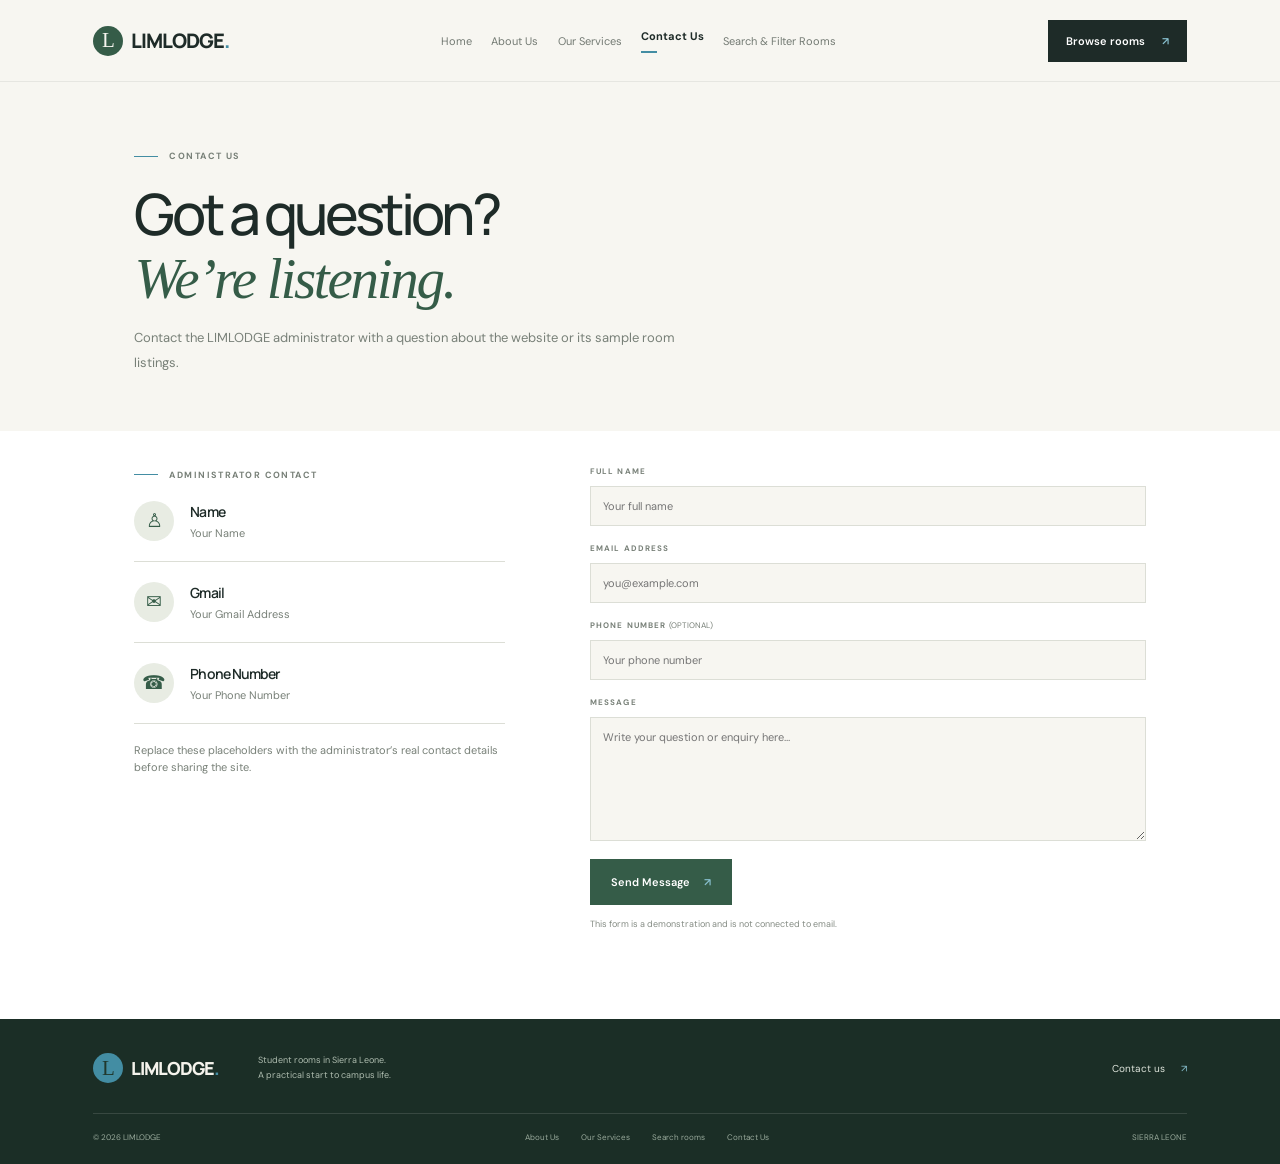
<file: contact.html>
<!doctype html>
<html lang="en">
<head><meta charset="utf-8"><meta name="viewport" content="width=device-width, initial-scale=1"><meta name="theme-color" content="#f7f6f1"><meta name="description" content="Contact LIMLODGE about the student room website."><title>Contact Us | LIMLODGE Student Rooms</title><link rel="preconnect" href="https://fonts.googleapis.com"><link rel="preconnect" href="https://fonts.gstatic.com" crossorigin><link href="https://fonts.googleapis.com/css2?family=DM+Sans:wght@400;500;600;700&family=Manrope:wght@400;500;600;700;800&display=swap" rel="stylesheet"><link rel="stylesheet" href="styles.css"></head>
<body data-page="contact">
<header class="site-header"><a class="brand" href="index.html" aria-label="LIMLODGE home"><span class="brand-mark">L</span> LIMLODGE<span class="brand-dot">.</span></a><button class="menu-toggle" aria-label="Open menu" aria-expanded="false"><span></span><span></span></button><nav class="main-nav" aria-label="Main navigation"><a class="nav-link" href="index.html">Home</a><a class="nav-link" href="about.html">About Us</a><a class="nav-link" href="services.html">Our Services</a><a class="nav-link" href="contact.html">Contact Us</a><a class="nav-link" href="rooms.html">Search &amp; Filter Rooms</a><a class="nav-mobile-cta" href="rooms.html">Browse rooms <span>↗</span></a></nav><a class="header-cta" href="rooms.html">Browse rooms <span>↗</span></a></header>
<main class="content-page"><section class="page-intro"><div class="eyebrow"><span class="eyebrow-line"></span> CONTACT US</div><h1>Got a question?<br><em>We’re listening.</em></h1><p>Contact the LIMLODGE administrator with a question about the website or its sample room listings.</p></section><section class="contact-page-layout"><div class="contact-details"><div class="eyebrow"><span class="eyebrow-line"></span> ADMINISTRATOR CONTACT</div><article><span class="contact-icon">♙</span><div><h2>Name</h2><p>Your Name</p></div></article><article><span class="contact-icon">✉</span><div><h2>Gmail</h2><p>Your Gmail Address</p></div></article><article><span class="contact-icon">☎</span><div><h2>Phone Number</h2><p>Your Phone Number</p></div></article><p class="contact-note">Replace these placeholders with the administrator’s real contact details before sharing the site.</p></div><form class="contact-form" id="contact-form"><label for="contact-name">FULL NAME</label><input id="contact-name" name="name" type="text" autocomplete="name" placeholder="Your full name" required><label for="contact-email">EMAIL ADDRESS</label><input id="contact-email" name="email" type="email" autocomplete="email" placeholder="you@example.com" required><label for="contact-phone">PHONE NUMBER <span>(OPTIONAL)</span></label><input id="contact-phone" name="phone" type="tel" autocomplete="tel" placeholder="Your phone number"><label for="contact-message">MESSAGE</label><textarea id="contact-message" name="message" rows="7" minlength="10" placeholder="Write your question or enquiry here…" required></textarea><button class="button button-dark" type="submit">Send Message <span>↗</span></button><p class="contact-note" id="contact-feedback" role="status" aria-live="polite">This form is a demonstration and is not connected to email.</p></form></section></main>
<footer><div class="footer-top"><a class="brand brand-footer" href="index.html"><span class="brand-mark">L</span> LIMLODGE<span class="brand-dot">.</span></a><p>Student rooms in Sierra Leone.<br>A practical start to campus life.</p><a class="footer-contact" href="contact.html">Contact us <span>↗</span></a></div><div class="footer-bottom"><span>© 2026 LIMLODGE</span><div><a href="about.html">About Us</a><a href="services.html">Our Services</a><a href="rooms.html">Search rooms</a><a href="contact.html">Contact Us</a></div><span>SIERRA LEONE</span></div></footer><div class="toast" id="toast" role="status" aria-live="polite"></div><script src="script.js"></script></body></html>
</file>
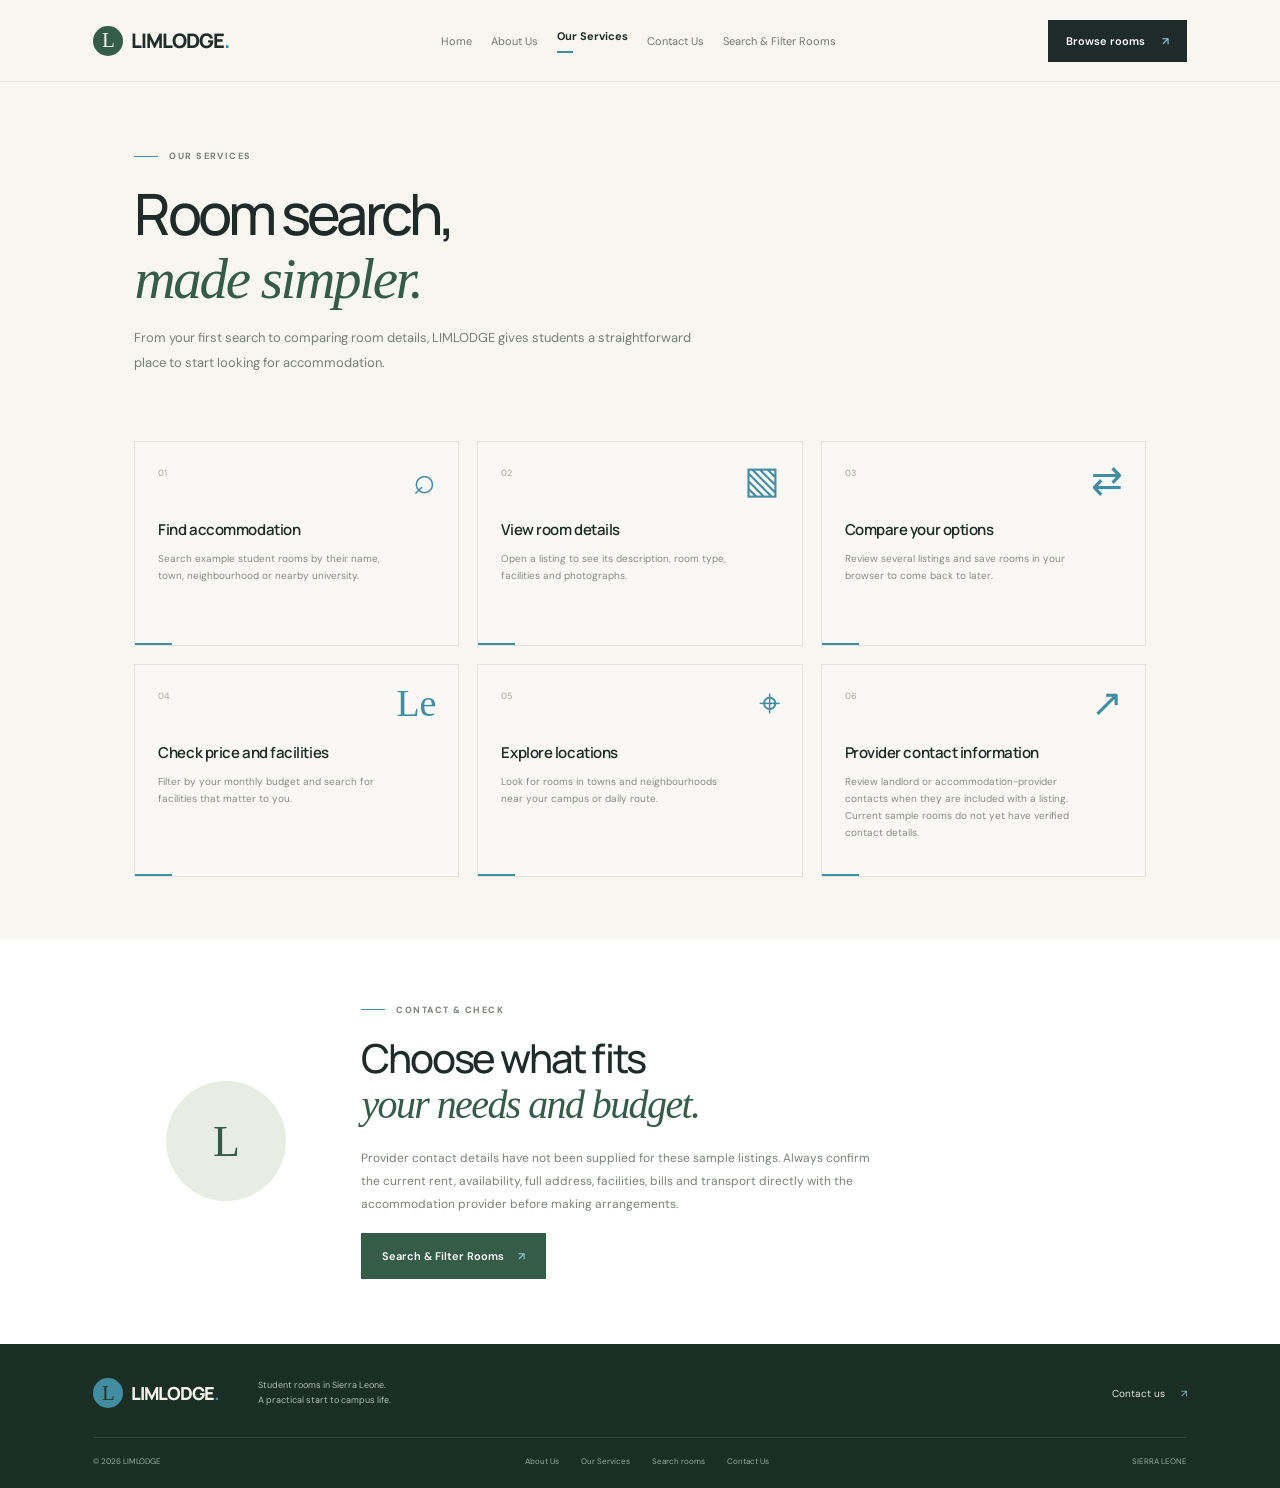
<file: services.html>
<!doctype html>
<html lang="en">
<head><meta charset="utf-8"><meta name="viewport" content="width=device-width, initial-scale=1"><meta name="theme-color" content="#f7f6f1"><meta name="description" content="See how LIMLODGE helps students search and compare example accommodation in Sierra Leone."><title>Our Services | LIMLODGE Student Rooms</title><link rel="preconnect" href="https://fonts.googleapis.com"><link rel="preconnect" href="https://fonts.gstatic.com" crossorigin><link href="https://fonts.googleapis.com/css2?family=DM+Sans:wght@400;500;600;700&family=Manrope:wght@400;500;600;700;800&display=swap" rel="stylesheet"><link rel="stylesheet" href="styles.css"></head>
<body data-page="services">
<header class="site-header"><a class="brand" href="index.html" aria-label="LIMLODGE home"><span class="brand-mark">L</span> LIMLODGE<span class="brand-dot">.</span></a><button class="menu-toggle" aria-label="Open menu" aria-expanded="false"><span></span><span></span></button><nav class="main-nav" aria-label="Main navigation"><a class="nav-link" href="index.html">Home</a><a class="nav-link" href="about.html">About Us</a><a class="nav-link" href="services.html">Our Services</a><a class="nav-link" href="contact.html">Contact Us</a><a class="nav-link" href="rooms.html">Search &amp; Filter Rooms</a><a class="nav-mobile-cta" href="rooms.html">Browse rooms <span>↗</span></a></nav><a class="header-cta" href="rooms.html">Browse rooms <span>↗</span></a></header>
<main class="content-page"><section class="page-intro"><div class="eyebrow"><span class="eyebrow-line"></span> OUR SERVICES</div><h1>Room search,<br><em>made simpler.</em></h1><p>From your first search to comparing room details, LIMLODGE gives students a straightforward place to start looking for accommodation.</p></section><section class="services-grid"><article class="step-card"><span class="step-num">01</span><span class="step-illustration">⌕</span><h3>Find accommodation</h3><p>Search example student rooms by their name, town, neighbourhood or nearby university.</p><span class="step-line"></span></article><article class="step-card"><span class="step-num">02</span><span class="step-illustration">▧</span><h3>View room details</h3><p>Open a listing to see its description, room type, facilities and photographs.</p><span class="step-line"></span></article><article class="step-card"><span class="step-num">03</span><span class="step-illustration">⇄</span><h3>Compare your options</h3><p>Review several listings and save rooms in your browser to come back to later.</p><span class="step-line"></span></article><article class="step-card"><span class="step-num">04</span><span class="step-illustration">Le</span><h3>Check price and facilities</h3><p>Filter by your monthly budget and search for facilities that matter to you.</p><span class="step-line"></span></article><article class="step-card"><span class="step-num">05</span><span class="step-illustration">⌖</span><h3>Explore locations</h3><p>Look for rooms in towns and neighbourhoods near your campus or daily route.</p><span class="step-line"></span></article><article class="step-card"><span class="step-num">06</span><span class="step-illustration">↗</span><h3>Provider contact information</h3><p>Review landlord or accommodation-provider contacts when they are included with a listing. Current sample rooms do not yet have verified contact details.</p><span class="step-line"></span></article></section><section class="service-detail"><div class="service-detail-mark">L</div><div><div class="eyebrow"><span class="eyebrow-line"></span> CONTACT &amp; CHECK</div><h2>Choose what fits<br><em>your needs and budget.</em></h2><p>Provider contact details have not been supplied for these sample listings. Always confirm the current rent, availability, full address, facilities, bills and transport directly with the accommodation provider before making arrangements.</p><a class="button button-dark" href="rooms.html">Search &amp; Filter Rooms <span>↗</span></a></div></section></main>
<footer><div class="footer-top"><a class="brand brand-footer" href="index.html"><span class="brand-mark">L</span> LIMLODGE<span class="brand-dot">.</span></a><p>Student rooms in Sierra Leone.<br>A practical start to campus life.</p><a class="footer-contact" href="contact.html">Contact us <span>↗</span></a></div><div class="footer-bottom"><span>© 2026 LIMLODGE</span><div><a href="about.html">About Us</a><a href="services.html">Our Services</a><a href="rooms.html">Search rooms</a><a href="contact.html">Contact Us</a></div><span>SIERRA LEONE</span></div></footer><div class="toast" id="toast" role="status" aria-live="polite"></div><script src="script.js"></script></body></html>
</file>
<file: styles.css>
:root{--paper:#f7f6f1;--ink:#1e2b28;--muted:#727a73;--line:#dcded6;--green:#355c48;--soft:#e8ece3;--blue:#438da3;--serif:Georgia,'Times New Roman',serif;--sans:'DM Sans',sans-serif;--head:'Manrope','DM Sans',sans-serif}*{box-sizing:border-box}html{scroll-behavior:smooth}body{margin:0;background:var(--paper);color:var(--ink);font-family:var(--sans);font-size:14px}a{color:inherit;text-decoration:none}button,input,select{font:inherit}.site-header{height:82px;display:flex;align-items:center;justify-content:space-between;padding:0 7.3%;border-bottom:1px solid #1e2b2814;position:relative;z-index:5;background:var(--paper)}.brand{display:inline-flex;align-items:center;font-family:var(--head);font-weight:800;font-size:20px;letter-spacing:-1px}.brand-mark{display:inline-grid;place-items:center;width:30px;height:30px;margin-right:8px;border-radius:50%;background:var(--green);color:#f6f5ef;font-family:var(--serif);font-size:21px;font-weight:400;letter-spacing:0}.brand-dot{color:var(--blue)}.main-nav{display:flex;gap:36px;align-items:center}.nav-link{font-size:12px;color:#737a73}.nav-link:hover,.nav-link.active{color:var(--ink)}.nav-link.active:after{content:'';display:block;margin-top:8px;background:var(--blue);height:2px;width:16px}.header-cta,.nav-mobile-cta{background:var(--ink);color:white;padding:14px 18px;font-size:11px;font-weight:600}.header-cta span,.button span{margin-left:14px;color:#88c0cf}.nav-mobile-cta,.menu-toggle{display:none}.hero{position:relative;min-height:575px;display:grid;grid-template-columns:49% 51%;padding:70px 7.3% 92px;overflow:hidden}.hero-copy{padding-top:33px}.eyebrow{display:flex;align-items:center;gap:11px;font-size:9px;font-weight:700;letter-spacing:.16em;color:#788078}.eyebrow-line{width:24px;height:1px;background:var(--blue)}h1,h2{font-family:var(--head);font-size:57px;letter-spacing:-.065em;line-height:1.1;font-weight:500;margin:26px 0 20px}h1 em,h2 em,blockquote em{font-family:var(--serif);font-weight:400;letter-spacing:-.04em;color:var(--green)}.hero-copy>p{color:#788078;font-size:14px;line-height:1.9;max-width:410px}.hero-actions{display:flex;align-items:center;gap:25px;margin-top:32px}.button{display:inline-flex;align-items:center;justify-content:center;padding:16px 21px;font-size:11px;font-weight:600;border:0;cursor:pointer;transition:transform .2s}.button:hover{transform:translateY(-2px)}.button-dark{background:var(--green);color:white}.trusted{display:flex;align-items:center;gap:10px;color:#81867f;font-size:10px}.trusted b{color:var(--ink)}.hero-local{display:grid;place-items:center;width:28px;height:28px;border:1px solid #438da366;border-radius:50%;font-size:9px;font-weight:700;color:var(--green)}.hero-art{position:relative;margin-left:29px}.hero-image{position:absolute;inset:0 0 22px 23px;overflow:hidden}.hero-image:after{position:absolute;content:'';inset:0;background:linear-gradient(0deg,#0f1f1933,transparent 35%)}.hero-image img{width:100%;height:100%;object-fit:cover;object-position:center 54%;filter:saturate(.78)}.image-label{position:absolute;z-index:1;bottom:43px;left:46px;right:20px;color:white;font-size:8px;letter-spacing:.13em;font-weight:600;display:flex;align-items:center;gap:8px}.label-dot{width:5px;height:5px;border-radius:50%;background:#88c0cf}.label-number{margin-left:auto;opacity:.8}.floating-note{position:absolute;z-index:2;right:-22px;top:42px;display:flex;align-items:center;gap:13px;background:#f6f5ef;padding:15px 20px;box-shadow:0 8px 25px #253d3222;font-size:10px;line-height:1.8;color:#727971}.floating-note b{color:var(--ink);font-weight:600}.note-icon{font-size:23px;color:var(--blue)}.hero-scribble{position:absolute;bottom:25px;left:-12px;color:#8ab9c6;font-family:var(--serif);font-size:80px;transform:rotate(-25deg)}.hero-bottom{position:absolute;bottom:27px;left:7.3%;right:7.3%;display:flex;align-items:center;gap:14px;color:#92978f;font-size:8px;letter-spacing:.12em}.scroll-line{width:48px;height:1px;background:#cdd0c8}.hero-coordinates{margin-left:auto}.search-section{padding:0 10.5% 76px;margin-top:-9px;position:relative;z-index:2}.search-bar{min-height:92px;background:white;display:flex;align-items:center;padding:15px 14px 15px 23px;box-shadow:0 16px 40px #33483a0b}.search-field{display:flex;align-items:center;gap:12px;flex:1;min-width:0}.field-icon{color:var(--green);font-size:20px;width:22px;text-align:center}.field-text{display:flex;flex-direction:column;gap:7px;min-width:0}.field-caption{font-size:8px;letter-spacing:.14em;font-weight:700;color:#889088}.field-text input,.field-text select{border:0;outline:0;color:var(--ink);background:transparent;font-size:11px;width:100%;min-width:100px}.field-text input::placeholder{color:#8a9089}.field-text select{appearance:none}.field-chevron{font-size:15px;color:#9aa097;padding:0 12px}.search-divider{width:1px;height:39px;background:#e8e9e4;margin:0 18px}.search-submit{height:58px;background:var(--green);color:white;border:0;padding:0 18px;display:flex;align-items:center;gap:20px;font-size:10px;cursor:pointer}.search-submit b{color:#88c0cf;font-size:17px;font-weight:400}.search-helper{display:flex;justify-content:space-between;padding:14px 4px 0;color:#92978f;font-size:9px}.search-helper a{color:var(--green);font-weight:600}.tiny-spark{color:var(--blue);margin-right:5px}.homes-section{padding:61px 10.5% 91px;background:#fff}.section-heading{display:flex;justify-content:space-between;align-items:end;margin-bottom:39px}.section-heading h2,.how-heading h2{font-size:46px;margin:19px 0 0}.section-heading>p{max-width:320px;color:#7e857e;line-height:1.8;font-size:12px;padding-bottom:5px}.listing-toolbar{display:flex;align-items:center;justify-content:space-between;border-bottom:1px solid #e7e9e3;margin-bottom:25px}.listing-tabs{display:flex;gap:29px}.filter-button{border:0;background:none;color:#8a9089;font-size:10px;padding:0 0 15px;cursor:pointer}.filter-button.selected{color:var(--ink);font-weight:700;border-bottom:2px solid var(--blue)}.filter-button span{font-size:8px;color:#9da39a;margin-left:5px}.sort-button{padding:0 0 15px;border:0;background:none;font-size:9px;color:#8a9089;cursor:pointer}.sort-button span{color:var(--ink);margin-left:8px}.listing-grid{display:grid;grid-template-columns:repeat(3,1fr);gap:35px 19px}.listing-card{cursor:pointer;min-width:0}.listing-photo{height:213px;position:relative;overflow:hidden;background:#e9e9e2}.listing-photo img{width:100%;height:100%;display:block;object-fit:cover;transition:transform .5s;filter:saturate(.83)}.listing-card:hover .listing-photo img{transform:scale(1.04)}.listing-tag{position:absolute;left:12px;top:12px;background:var(--paper);padding:7px 9px;font-size:8px;color:#56695a;letter-spacing:.05em}.save-button{position:absolute;right:11px;top:10px;border:0;width:29px;height:29px;border-radius:50%;background:#f7f6f1e8;color:#516254;font-size:16px;cursor:pointer}.save-button.saved{color:#438da3}.listing-info{padding:14px 1px 0}.listing-topline{display:flex;align-items:center;justify-content:space-between;gap:8px}.listing-name{font-family:var(--head);font-size:14px;letter-spacing:-.03em;font-weight:600}.listing-rating{font-size:8px;color:#60746a;white-space:nowrap}.listing-location{font-size:9px;color:#939990;margin-top:6px}.listing-meta{display:flex;gap:15px;margin-top:13px;color:#828a81;font-size:9px}.listing-meta span:before{margin-right:5px;color:var(--green)}.listing-meta span:first-child:before{content:'⌂'}.listing-meta span:nth-child(2):before{content:'◷'}.listing-price{margin-top:14px;padding-top:11px;border-top:1px solid #eceee8;font-size:9px;color:#868d85}.listing-price b{color:var(--ink);font-family:var(--head);font-size:14px;letter-spacing:-.02em}.listing-price span{float:right;color:#90978e}.empty-state{grid-column:1/-1;padding:50px;text-align:center;color:#747d75;background:var(--paper);line-height:2}.load-more-wrap{text-align:center;padding-top:48px}.button-outline{border:1px solid #bac2b8;background:white;color:var(--ink);padding:15px 20px}.button-outline span{color:var(--green)}.load-more-wrap p{margin-top:15px;color:#9a9f98;font-size:9px}.load-more-wrap p b{color:#47564a}.quote-band{position:relative;display:grid;grid-template-columns:1fr 130px;background:var(--green);color:#f4f3ed;padding:74px 13% 70px;overflow:hidden}.quote-content{max-width:720px;position:relative;z-index:1}.eyebrow-light{color:#d1d9d0}.eyebrow-light .eyebrow-line{background:#88c0cf}blockquote{font-family:var(--head);font-size:34px;line-height:1.42;letter-spacing:-.045em;font-weight:400;margin:25px 0 27px;max-width:720px}blockquote em{color:#add4dc}.quote-byline{display:flex;align-items:center;gap:12px;font-size:9px;color:#c7d1c7;line-height:1.7}.quote-byline b{color:white}.quote-avatar{width:32px;height:32px;border-radius:50%;background:#8ab9c6;color:#244332;display:grid;place-items:center;font-family:var(--serif);font-size:16px}.quote-side{align-self:end;justify-self:end;color:#bccabb;font-size:8px;letter-spacing:.16em;line-height:1.8;text-align:right}.side-number{display:block;margin-top:33px;opacity:.7}.quote-pattern{position:absolute;right:11%;top:3px;font-size:140px;color:#ffffff0b;line-height:1}.how-section{padding:85px 10.5% 82px}.how-heading{display:flex;align-items:end;justify-content:space-between;margin-bottom:39px}.how-heading>p{max-width:320px;color:#7f877f;font-size:12px;line-height:1.8}.steps{display:grid;grid-template-columns:repeat(3,1fr);gap:18px}.step-card{position:relative;min-height:194px;padding:20px 23px 25px;border:1px solid #e1e4dc;background:#f9f8f4}.step-num{font-size:9px;color:#a0a59b}.step-illustration{position:absolute;right:22px;top:16px;font-family:var(--serif);font-size:38px;color:var(--blue)}.step-card h3{font-family:var(--head);font-size:15px;font-weight:600;letter-spacing:-.03em;margin:39px 0 8px}.step-card p{font-size:10px;color:#848c83;line-height:1.7;max-width:230px}.step-line{position:absolute;bottom:0;left:0;width:37px;height:2px;background:var(--blue)}.how-note{text-align:center;color:#768076;font-size:10px;margin-top:29px}.how-note span{color:var(--blue);margin-right:6px}.newsletter{background:#253c32;color:#f6f4ed;padding:58px 10.5%;display:flex;align-items:center;justify-content:space-between;gap:45px}.newsletter h2{font-size:36px;line-height:1.2;margin:19px 0 13px}.newsletter h2 em{color:#add4dc}.newsletter p{font-size:10px;color:#c1cdc2}.newsletter-form{width:330px}.newsletter-form label{font-size:8px;letter-spacing:.16em;color:#c4cec5}.email-row{display:flex;border-bottom:1px solid #8a9a8c;margin-top:12px}.email-row input{flex:1;min-width:0;background:none;border:0;padding:12px 0;color:white;outline:0;font-size:11px}.email-row input::placeholder{color:#b0bcb1}.email-row button{width:38px;border:0;background:none;color:#88c0cf;font-size:18px;cursor:pointer}.newsletter-form>span{display:block;color:#a5b2a7;font-size:8px;margin-top:12px}footer{padding:34px 7.3% 22px;background:#1b2e26;color:#dfe5dc}.footer-top{display:flex;align-items:center;padding-bottom:29px;border-bottom:1px solid #ffffff20}.brand-footer{font-size:18px;color:#f5f3ec}.brand-footer .brand-mark{background:#438da3;color:#20382d}.footer-top p{font-size:9px;line-height:1.7;color:#aebcaf;margin:0 0 0 39px}.footer-contact{margin-left:auto;font-size:10px}.footer-contact span{color:#88c0cf;margin-left:13px}.footer-bottom{display:flex;justify-content:space-between;align-items:center;padding-top:18px;color:#99aa9c;font-size:8px}.footer-bottom div{display:flex;gap:22px}.footer-bottom a:hover{color:#fff}.home-dialog{position:fixed;width:min(780px,calc(100% - 32px));border:0;padding:0;background:var(--paper);color:var(--ink);box-shadow:0 25px 90px #14271c55}.home-dialog::backdrop{background:#1a2d24aa;backdrop-filter:blur(2px)}.dialog-close{position:absolute;z-index:1;right:13px;top:12px;border:0;background:#fff;border-radius:50%;width:34px;height:34px;font-size:22px;cursor:pointer}.dialog-layout{display:grid;grid-template-columns:1fr 1fr}.dialog-image{width:100%;height:100%;min-height:390px;object-fit:cover}.dialog-details{padding:38px 29px}.dialog-details .listing-name{font-size:22px;margin:14px 0}.dialog-details p{font-size:12px;line-height:1.8;color:#798177}.dialog-details ul{padding-left:17px;color:#69756b;font-size:11px;line-height:2}.dialog-details .sample-note{padding:10px;background:#e8ece3;font-size:10px}.dialog-contact{margin-top:8px;background:var(--green);color:white;padding:14px 17px;font-size:10px;border:0;cursor:pointer}.toast{position:fixed;bottom:20px;left:50%;transform:translate(-50%,25px);padding:12px 18px;background:var(--ink);color:white;font-size:10px;opacity:0;pointer-events:none;transition:.25s;z-index:20}.toast.show{opacity:1;transform:translate(-50%,0)}
@media(max-width:1000px){.site-header{padding:0 5%}.hero{padding-left:5%;padding-right:5%;grid-template-columns:48% 52%}.hero-bottom{left:5%;right:5%}.hero-art{margin-left:18px}.search-section,.homes-section,.how-section{padding-left:6%;padding-right:6%}.listing-photo{height:180px}.quote-band{padding-left:9%;padding-right:9%}.newsletter{padding-left:7%;padding-right:7%}}
@media(max-width:720px){.site-header{height:68px;padding:0 5%}.brand{font-size:18px}.brand-mark{width:27px;height:27px}.header-cta{display:none}.menu-toggle{display:flex;flex-direction:column;gap:5px;border:0;background:none;padding:10px}.menu-toggle span{width:21px;height:1px;background:var(--ink)}.main-nav{display:none;position:absolute;top:68px;left:0;right:0;background:var(--paper);padding:15px 6% 24px;box-shadow:0 12px 20px #22372b14;align-items:stretch;gap:0}.main-nav.open{display:flex;flex-direction:column}.nav-link{padding:13px 0;border-bottom:1px solid #e4e6de}.nav-link.active:after{display:none}.nav-mobile-cta{display:block;margin-top:17px}.hero{display:block;padding:44px 6% 69px;min-height:unset}.hero-copy{padding-top:0}.hero h1{font-size:45px;margin-top:21px}.hero-copy>p{font-size:12px;max-width:370px}.hero-actions{margin-top:24px;gap:15px}.trusted{font-size:8px}.hero-art{height:300px;margin:34px 0 0 10px}.hero-image{inset:0 0 13px 0}.image-label{left:18px;bottom:28px}.floating-note{top:18px;right:-9px;padding:11px 13px;font-size:9px}.hero-scribble{bottom:8px;left:-22px;font-size:60px}.hero-bottom{bottom:20px;left:6%;right:6%;font-size:7px}.hero-coordinates{display:none}.search-section{padding:0 6% 49px;margin-top:0}.search-bar{display:grid;grid-template-columns:1fr 1fr;gap:14px;padding:17px}.search-divider{display:none}.search-field{gap:7px}.field-chevron{padding:0 3px}.search-submit{grid-column:1/-1;height:46px;justify-content:space-between;padding:0 15px}.search-helper{font-size:8px;gap:16px;line-height:1.6}.search-helper>span:last-child{text-align:right}.homes-section{padding:49px 6% 62px}.section-heading{display:block;margin-bottom:26px}.section-heading h2,.how-heading h2{font-size:37px}.section-heading>p{font-size:11px;margin-top:17px}.listing-toolbar{align-items:end;overflow:auto}.listing-tabs{gap:20px;white-space:nowrap}.sort-button{white-space:nowrap;margin-left:16px}.listing-grid{grid-template-columns:repeat(2,minmax(0,1fr));gap:26px 13px}.listing-photo{height:150px}.listing-name{font-size:12px}.listing-meta{gap:9px;font-size:8px}.listing-price b{font-size:12px}.listing-price span{font-size:8px}.quote-band{display:block;padding:54px 7%}.quote-content{max-width:100%}blockquote{font-size:26px}.quote-side{display:flex;justify-content:space-between;align-items:end;margin-top:25px}.side-number{margin:0}.quote-pattern{right:5%;font-size:100px}.how-section{padding:58px 6%}.how-heading{display:block}.how-heading>p{margin-top:16px}.steps{grid-template-columns:1fr;gap:10px}.step-card{min-height:148px}.step-card h3{margin-top:23px}.step-card p{max-width:280px}.newsletter{display:block;padding:48px 7%}.newsletter h2{font-size:30px}.newsletter-form{width:100%;margin-top:28px}.footer-top{align-items:flex-start;flex-wrap:wrap;gap:18px}.footer-top p{margin-left:auto}.footer-contact{width:100%;margin:0}.footer-bottom{gap:14px;align-items:flex-start;flex-wrap:wrap}.footer-bottom div{order:3;width:100%;padding-top:4px}.dialog-layout{grid-template-columns:1fr}.dialog-image{height:210px;min-height:0}.dialog-details{padding:25px}.dialog-details ul{margin-bottom:12px}}
@media(max-width:410px){.hero h1{font-size:40px}.trusted{gap:7px}.search-helper{font-size:7px}.listing-grid{grid-template-columns:1fr}.listing-photo{height:210px}.listing-meta{font-size:9px}.listing-name{font-size:14px}}
/* Page sections added to match the assignment navigation. */
.main-nav{gap:clamp(12px,1.5vw,22px)}
.nav-link{white-space:nowrap;font-size:11px}
.search-eyebrow{margin:0 0 14px 4px}
.contact-section{display:grid;grid-template-columns:1fr 1fr;gap:70px;padding:78px 10.5%;background:#fff}
.contact-copy h2{font-size:42px;margin:20px 0 15px}
.contact-copy>p{max-width:350px;color:#7e857e;line-height:1.8;font-size:12px}
.contact-form{display:grid;gap:10px;align-content:start}
.contact-form label{font-size:8px;letter-spacing:.14em;font-weight:700;color:#788078;margin-top:7px}
.contact-form input,.contact-form textarea{width:100%;border:1px solid var(--line);background:var(--paper);padding:12px;color:var(--ink);font:inherit;font-size:11px;outline-color:var(--blue)}
.contact-form textarea{resize:vertical;min-height:105px}
.contact-form .button{justify-self:start;margin-top:8px}
.contact-note{font-size:9px;color:#858c84;line-height:1.6;margin:2px 0 0}
@media(max-width:1000px){.contact-section{padding-left:6%;padding-right:6%;gap:38px}.main-nav{gap:12px}.nav-link{font-size:10px}}
@media(max-width:720px){.contact-section{grid-template-columns:1fr;gap:24px;padding:55px 7%}.contact-copy h2{font-size:37px}.main-nav{gap:0}.nav-link{font-size:12px}}

/* Shared page layouts for the five LIMLODGE pages. */
.nav-link.active{color:var(--ink);font-weight:700}
.page-intro{padding:68px 10.5% 42px}
.page-intro h1{margin:20px 0 16px}
.page-intro>p{max-width:560px;color:#788078;font-size:13px;line-height:1.9}
.featured-section{padding-top:62px}
.featured-section .listing-grid{grid-template-columns:repeat(3,minmax(0,1fr))}
.content-page{min-height:55vh}
.about-feature{display:grid;grid-template-columns:1fr 1fr;align-items:center;gap:65px;padding:28px 10.5% 82px;background:white}
.about-feature>img{width:100%;height:390px;object-fit:cover;filter:saturate(.82)}
.about-feature h2,.service-detail h2{font-family:var(--head);font-size:40px;letter-spacing:-.055em;line-height:1.12;font-weight:500;margin:20px 0}
.about-feature p,.service-detail p{color:#788078;font-size:12px;line-height:1.9;max-width:510px;margin-bottom:17px}
.about-feature .button{margin-top:10px}
.about-quote{margin-top:0}
.service-page-section{padding:15px 10.5% 70px}
.service-page-section .steps{gap:20px}
.service-page-section .step-card{min-height:215px}
.service-detail{display:grid;grid-template-columns:150px 1fr;align-items:center;gap:45px;padding:65px 13%;background:#fff}
.service-detail-mark{display:grid;place-items:center;width:120px;height:120px;border-radius:50%;background:var(--soft);color:var(--green);font:44px var(--serif)}
.contact-page-layout{display:grid;grid-template-columns:.8fr 1.2fr;gap:85px;padding:28px 10.5% 88px;background:white}
.contact-details{padding-top:10px}
.contact-details article{display:flex;gap:16px;align-items:center;padding:20px 0;border-bottom:1px solid var(--line)}
.contact-icon{display:grid;place-items:center;width:40px;height:40px;border-radius:50%;background:var(--soft);color:var(--green);font-size:19px}
.contact-details h2{font:600 14px var(--head);margin:0 0 5px}
.contact-details p{color:#788078;font-size:11px;margin:0}
.contact-details a{text-decoration:underline;text-underline-offset:3px}
.contact-details>.contact-note{margin-top:18px}
.rooms-page .page-intro{padding-bottom:28px}
.room-search-wrap{padding:20px 10.5% 48px}
.room-search-form{display:grid;grid-template-columns:repeat(5,minmax(0,1fr)) auto;align-items:end;gap:12px;background:white;padding:20px;box-shadow:0 16px 40px #33483a0b}
.room-search-form label{display:flex;flex-direction:column;gap:8px;min-width:0}
.room-search-form label span{font-size:8px;letter-spacing:.12em;font-weight:700;color:#788078}
.room-search-form input,.room-search-form select{width:100%;min-width:0;height:43px;padding:0 10px;border:1px solid #e4e6df;background:#fbfaf7;color:var(--ink);font-size:11px;outline-color:var(--blue)}
.room-search-form .search-submit{height:43px;white-space:nowrap;padding:0 13px;gap:10px}
.room-search-wrap .search-helper{padding:13px 2px 0}
.room-results{padding-top:56px}
.home-search{max-width:500px;margin-top:22px;padding:15px;background:#fff;box-shadow:0 12px 30px #33483a0b}
.home-search>label{display:block;margin-bottom:8px;font-size:8px;letter-spacing:.13em;font-weight:700;color:#788078}
.home-search-row{display:flex;gap:8px}
.home-search-row input{flex:1;min-width:0;height:44px;padding:0 11px;border:1px solid #e4e6df;background:#fbfaf7;color:var(--ink);font-size:11px;outline-color:var(--blue)}
.home-search-row .button{padding:12px 13px;white-space:nowrap}
.about-details{display:grid;grid-template-columns:1fr 1fr;gap:22px;padding:12px 10.5% 70px}
.about-detail-card{padding:30px;background:#fff;border:1px solid #e5e7e0}
.about-detail-card h2,.about-types h2{font-family:var(--head);font-size:33px;letter-spacing:-.05em;line-height:1.15;font-weight:500;margin:18px 0}
.about-detail-card p,.about-types>div:first-child p{font-size:12px;color:#788078;line-height:1.9}
.about-detail-card b{color:var(--ink)}
.about-types{display:grid;grid-template-columns:1fr 1fr;align-items:center;gap:65px;padding:20px 10.5% 82px;background:#fff}
.about-types .button{margin-top:10px}
.about-benefits{display:grid;gap:12px}
.about-benefits article{display:grid;grid-template-columns:37px 1fr;gap:4px 12px;padding:19px;border:1px solid #e1e4dc;background:#faf9f5}
.about-benefits article>span{grid-row:span 2;color:var(--blue);font-size:10px}
.about-benefits b{font:600 13px var(--head)}
.about-benefits p{margin:0;color:#828a81;font-size:10px;line-height:1.6}
.services-grid{display:grid;grid-template-columns:repeat(3,minmax(0,1fr));gap:18px;padding:10px 10.5% 62px}
.services-grid .step-card{min-height:205px}
.room-facilities{display:flex;flex-direction:column;gap:5px;margin-top:11px;font-size:9px;color:#778177;line-height:1.55}
.room-facilities b{font:700 8px var(--sans);letter-spacing:.08em;text-transform:uppercase;color:#6d786e}
.provider-note{margin:9px 0 0;font-size:8px;line-height:1.5;color:#828a81}
.view-details{margin-top:12px;padding:10px 12px;font-size:9px}
.contact-form input[type=tel]{width:100%}
.contact-form label span{font-weight:400;letter-spacing:0}
@media(max-width:1200px){.room-search-form{grid-template-columns:repeat(2,minmax(0,1fr))}.room-search-form .search-submit{grid-column:1/-1}}
@media(max-width:1050px){.room-search-form{grid-template-columns:repeat(2,minmax(0,1fr))}.room-search-form .search-submit{grid-column:1/-1}.about-feature{gap:38px}.contact-page-layout{gap:45px}.main-nav{gap:12px}.nav-link{font-size:10px}}
@media(max-width:900px){.site-header{padding:0 5%}.header-cta{display:none}.menu-toggle{display:flex;flex-direction:column;gap:5px;border:0;background:none;padding:10px}.menu-toggle span{width:21px;height:1px;background:var(--ink)}.main-nav{display:none;position:absolute;top:82px;left:0;right:0;background:var(--paper);padding:15px 6% 24px;box-shadow:0 12px 20px #22372b14;align-items:stretch;gap:0}.main-nav.open{display:flex;flex-direction:column}.nav-link{font-size:12px;padding:13px 0;border-bottom:1px solid #e4e6de}.nav-link.active:after{display:none}.nav-mobile-cta{display:block;margin-top:17px}}
@media(max-width:720px){.page-intro{padding:48px 6% 29px}.page-intro h1{font-size:43px}.page-intro>p{font-size:12px}.featured-section{padding-top:48px}.featured-section .listing-grid{grid-template-columns:repeat(2,minmax(0,1fr))}.about-feature{grid-template-columns:1fr;gap:27px;padding:22px 6% 56px}.about-feature>img{height:270px}.about-feature h2,.service-detail h2{font-size:34px}.service-page-section{padding:6px 6% 55px}.service-page-section .step-card{min-height:165px}.service-detail{grid-template-columns:1fr;gap:20px;padding:46px 7%}.service-detail-mark{width:75px;height:75px;font-size:30px}.contact-page-layout{grid-template-columns:1fr;gap:28px;padding:18px 7% 58px}.room-search-wrap{padding:12px 6% 30px}.room-search-form{grid-template-columns:1fr 1fr;gap:12px;padding:15px}.room-search-form .search-submit{grid-column:1/-1}.room-search-wrap .search-helper{font-size:8px}.room-results{padding-top:44px}.about-details{grid-template-columns:1fr;padding:8px 6% 48px}.about-types{grid-template-columns:1fr;gap:28px;padding:10px 6% 56px}.services-grid{grid-template-columns:1fr;padding:5px 6% 44px}.services-grid .step-card{min-height:165px}.home-search-row{flex-direction:column}.home-search-row .button{justify-content:space-between}}
@media(max-width:720px){.main-nav{top:68px}}
@media(max-width:410px){.featured-section .listing-grid{grid-template-columns:1fr}.room-search-form{grid-template-columns:1fr}.room-search-form .search-submit{grid-column:auto}.room-search-wrap .search-helper{display:block}.room-search-wrap .search-helper>span{display:block;text-align:left!important}}
</file>
